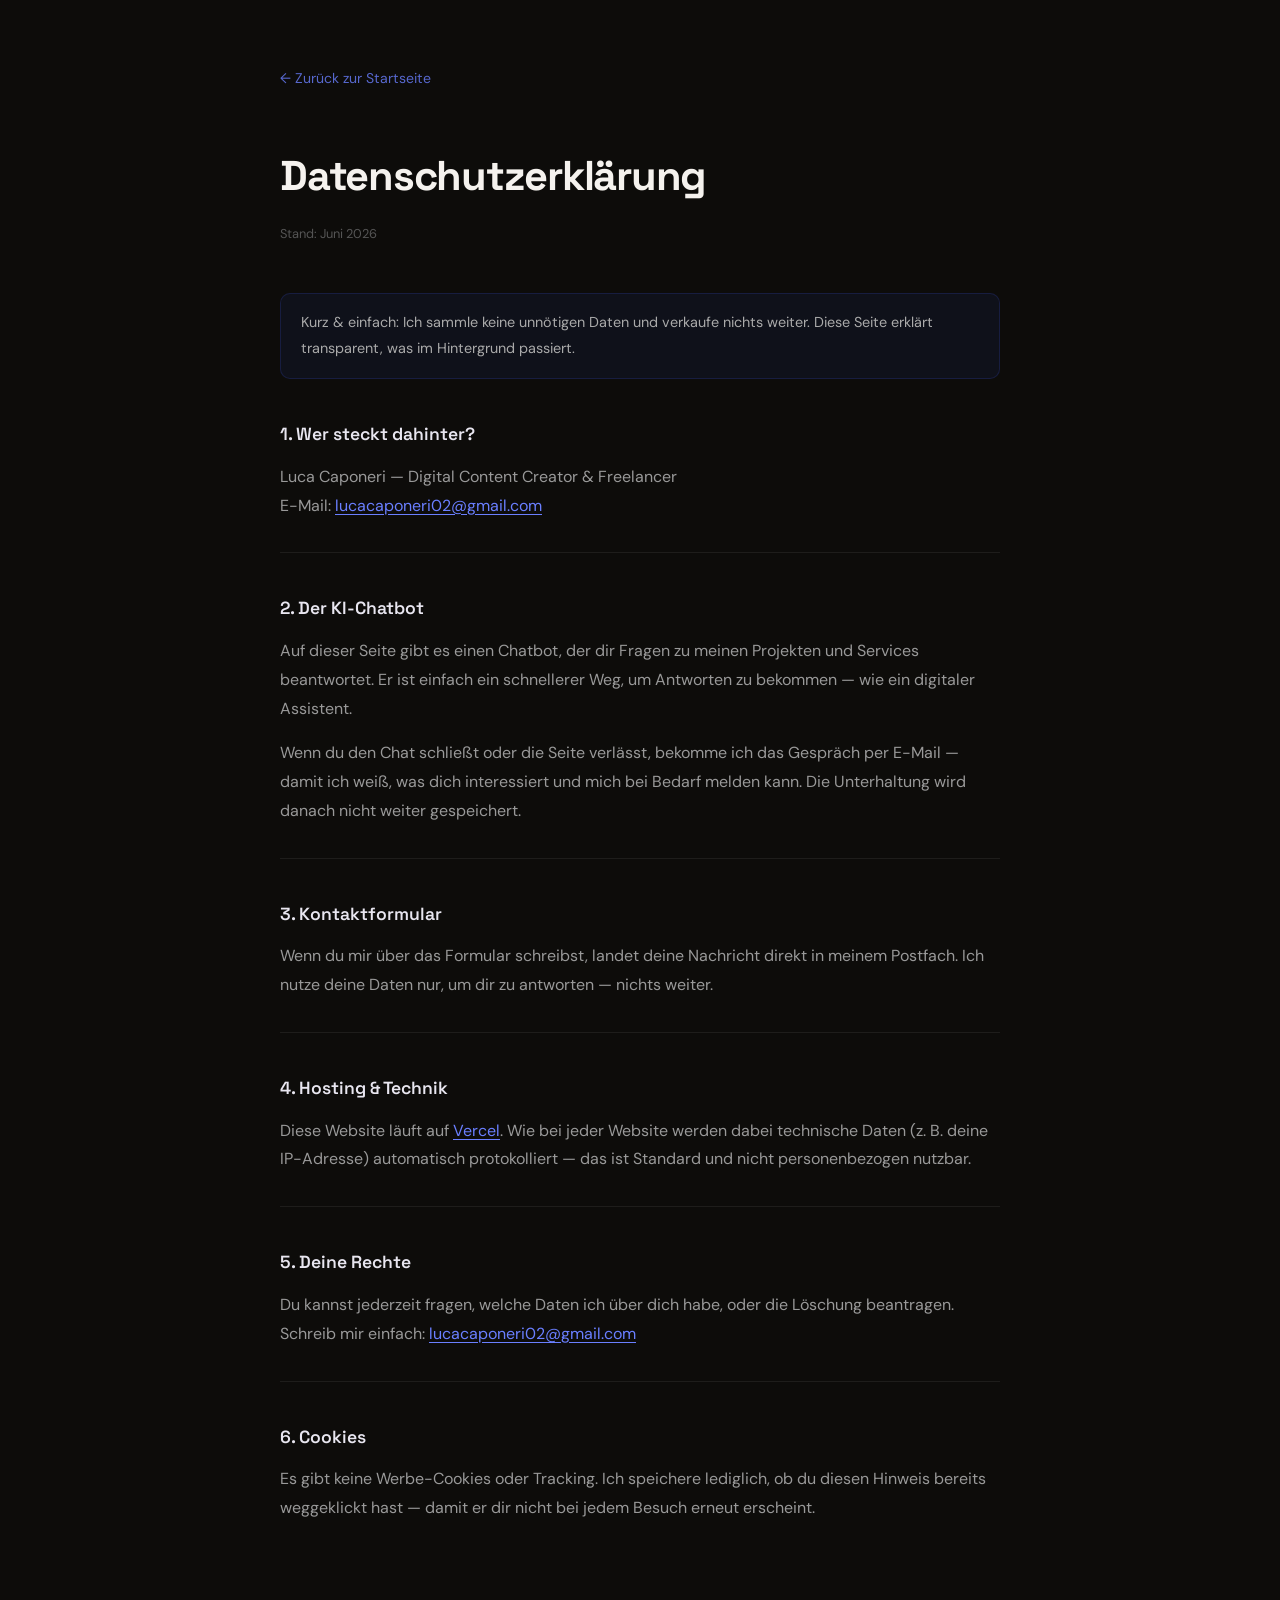
<file: Portfolio Freelancing/datenschutz.html>
<!DOCTYPE html>
<html lang="de">
<head>
  <meta charset="UTF-8" />
  <meta name="viewport" content="width=device-width, initial-scale=1.0" />
  <title>Datenschutzerklärung — Luca Caponeri</title>
  <link rel="preconnect" href="https://fonts.googleapis.com">
  <link href="https://fonts.googleapis.com/css2?family=DM+Sans:wght@300;400;500&family=Space+Grotesk:wght@600;700&display=swap" rel="stylesheet">
  <style>
    *, *::before, *::after { margin: 0; padding: 0; box-sizing: border-box; }
    body {
      background: #0d0c0a;
      color: #c8c5be;
      font-family: 'DM Sans', sans-serif;
      font-size: 16px;
      line-height: 1.8;
      padding: 4rem 1.5rem 6rem;
    }
    .wrap {
      max-width: 720px;
      margin: 0 auto;
    }
    .back {
      display: inline-flex;
      align-items: center;
      gap: 0.5rem;
      color: #6a7fff;
      text-decoration: none;
      font-size: 0.88rem;
      margin-bottom: 3rem;
      opacity: 0.8;
      transition: opacity 0.2s;
    }
    .back:hover { opacity: 1; }
    h1 {
      font-family: 'Space Grotesk', sans-serif;
      font-size: clamp(1.8rem, 5vw, 2.6rem);
      font-weight: 700;
      color: #f5f2ee;
      letter-spacing: -0.03em;
      margin-bottom: 0.5rem;
    }
    .updated {
      font-size: 0.8rem;
      color: #555;
      margin-bottom: 3rem;
    }
    h2 {
      font-family: 'Space Grotesk', sans-serif;
      font-size: 1.1rem;
      font-weight: 600;
      color: #e8e6f0;
      margin: 2.5rem 0 0.75rem;
    }
    p { margin-bottom: 1rem; color: #999; }
    a { color: #6a7fff; text-decoration: underline; text-underline-offset: 3px; }
    .divider {
      height: 1px;
      background: rgba(255,255,255,0.07);
      margin: 2rem 0;
    }
    .highlight {
      background: rgba(58,82,212,0.08);
      border: 1px solid rgba(58,82,212,0.2);
      border-radius: 10px;
      padding: 1rem 1.25rem;
      margin: 1.5rem 0;
      color: #aaa;
      font-size: 0.9rem;
    }
  </style>
</head>
<body>
  <div class="wrap">

    <a href="index.html" class="back">← Zurück zur Startseite</a>

    <h1>Datenschutzerklärung</h1>
    <p class="updated">Stand: Juni 2026</p>

    <div class="highlight">
      Kurz & einfach: Ich sammle keine unnötigen Daten und verkaufe nichts weiter. Diese Seite erklärt transparent, was im Hintergrund passiert.
    </div>

    <h2>1. Wer steckt dahinter?</h2>
    <p>
      Luca Caponeri — Digital Content Creator & Freelancer<br>
      E-Mail: <a href="mailto:lucacaponeri02@gmail.com">lucacaponeri02@gmail.com</a>
    </p>

    <div class="divider"></div>

    <h2>2. Der KI-Chatbot</h2>
    <p>
      Auf dieser Seite gibt es einen Chatbot, der dir Fragen zu meinen Projekten und Services beantwortet. Er ist einfach ein schnellerer Weg, um Antworten zu bekommen — wie ein digitaler Assistent.
    </p>
    <p>
      Wenn du den Chat schließt oder die Seite verlässt, bekomme ich das Gespräch per E-Mail — damit ich weiß, was dich interessiert und mich bei Bedarf melden kann. Die Unterhaltung wird danach nicht weiter gespeichert.
    </p>

    <div class="divider"></div>

    <h2>3. Kontaktformular</h2>
    <p>
      Wenn du mir über das Formular schreibst, landet deine Nachricht direkt in meinem Postfach. Ich nutze deine Daten nur, um dir zu antworten — nichts weiter.
    </p>

    <div class="divider"></div>

    <h2>4. Hosting & Technik</h2>
    <p>
      Diese Website läuft auf <a href="https://vercel.com" target="_blank">Vercel</a>. Wie bei jeder Website werden dabei technische Daten (z. B. deine IP-Adresse) automatisch protokolliert — das ist Standard und nicht personenbezogen nutzbar.
    </p>

    <div class="divider"></div>

    <h2>5. Deine Rechte</h2>
    <p>
      Du kannst jederzeit fragen, welche Daten ich über dich habe, oder die Löschung beantragen. Schreib mir einfach: <a href="mailto:lucacaponeri02@gmail.com">lucacaponeri02@gmail.com</a>
    </p>

    <div class="divider"></div>

    <h2>6. Cookies</h2>
    <p>
      Es gibt keine Werbe-Cookies oder Tracking. Ich speichere lediglich, ob du diesen Hinweis bereits weggeklickt hast — damit er dir nicht bei jedem Besuch erneut erscheint.
    </p>

  </div>
</body>
</html>
</file>
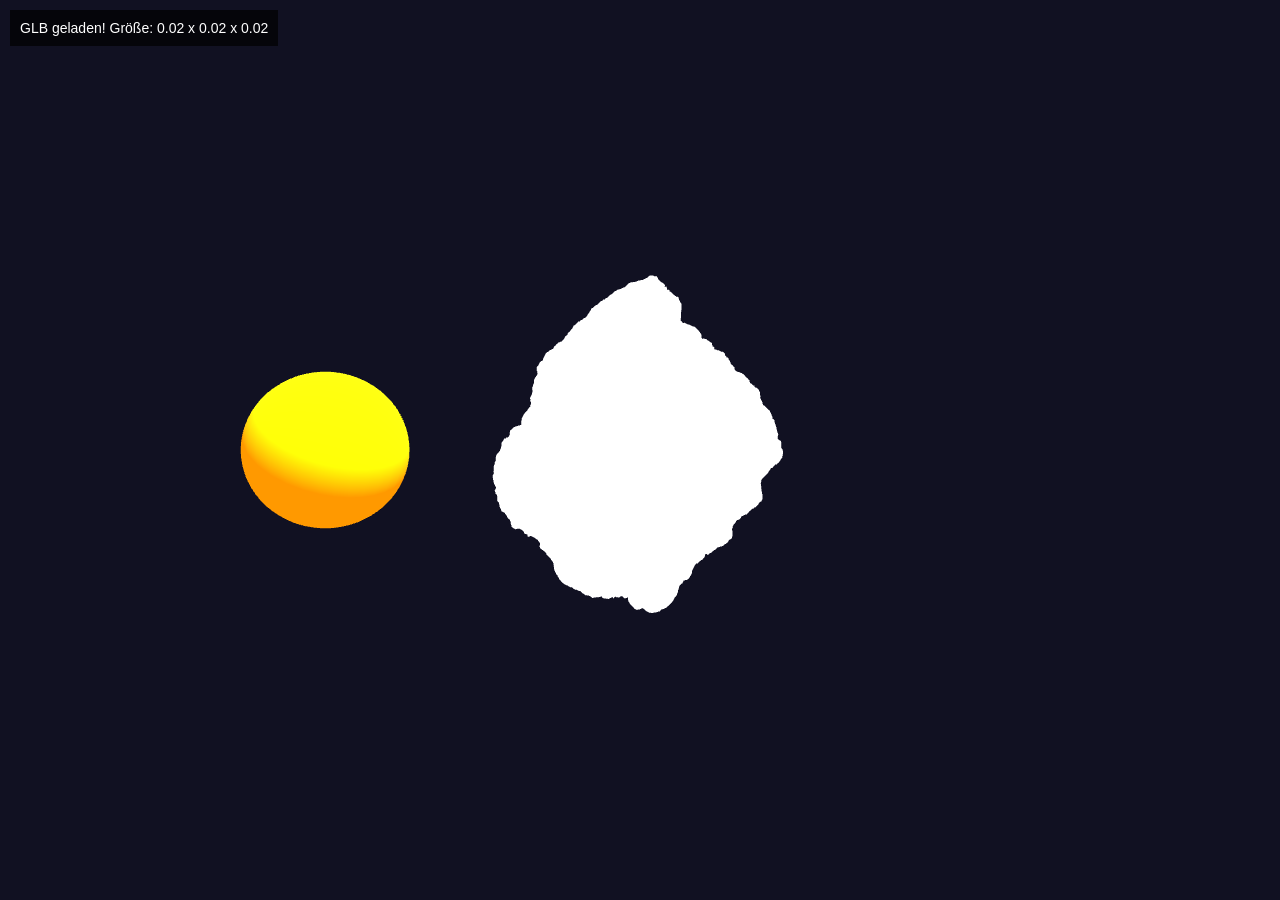
<file: Portfolio Freelancing/test3d.html>
<!DOCTYPE html>
<html>
<head>
<style>
  body { margin: 0; background: #111; }
  canvas { display: block; width: 100vw; height: 100vh; }
  #info { position: fixed; top: 10px; left: 10px; color: #fff; font: 14px sans-serif; background: rgba(0,0,0,.7); padding: 10px; }
</style>
</head>
<body>
<canvas id="c"></canvas>
<div id="info">Lade...</div>
<script src="js/three.min.js"></script>
<script src="js/GLTFLoader.js"></script>
<script>
var info = document.getElementById('info');
var canvas = document.getElementById('c');
var renderer = new THREE.WebGLRenderer({ canvas: canvas, antialias: true });
renderer.setSize(window.innerWidth, window.innerHeight);

var scene = new THREE.Scene();
scene.background = new THREE.Color(0x111122);

var camera = new THREE.PerspectiveCamera(60, window.innerWidth / window.innerHeight, 0.1, 5000);
camera.position.set(0, 0, 5);

// Viele Lichter
scene.add(new THREE.AmbientLight(0xffffff, 3));
var d1 = new THREE.DirectionalLight(0xffffff, 5);
d1.position.set(5, 10, 5);
scene.add(d1);

// Rote Kugel als Referenz
var sphere = new THREE.Mesh(
  new THREE.SphereGeometry(0.5, 32, 32),
  new THREE.MeshStandardMaterial({ color: 0xff3300 })
);
sphere.position.set(-2, 0, 0);
scene.add(sphere);
info.textContent = 'Three.js OK. Lade GLB...';

// GLB laden
var loader = new THREE.GLTFLoader();
loader.load('assets/meteorit1.glb', function(gltf) {
  var m = gltf.scene;

  // Bounding Box
  var box = new THREE.Box3().setFromObject(m);
  var size = new THREE.Vector3();
  box.getSize(size);
  var center = new THREE.Vector3();
  box.getCenter(center);

  info.textContent = 'GLB geladen! Größe: ' + size.x.toFixed(2) + ' x ' + size.y.toFixed(2) + ' x ' + size.z.toFixed(2);

  // Zentrieren und skalieren auf 2 units
  m.position.sub(center);
  var maxDim = Math.max(size.x, size.y, size.z);
  m.scale.setScalar(2 / maxDim);

  // Material überschreiben
  m.traverse(function(c) {
    if (c.isMesh) {
      c.material = new THREE.MeshStandardMaterial({
        color: 0x888877,
        roughness: 0.9,
        metalness: 0.05
      });
    }
  });

  scene.add(m);
}, undefined, function(e) {
  info.textContent = 'FEHLER: ' + e.message;
  console.error(e);
});

(function animate() {
  requestAnimationFrame(animate);
  sphere.rotation.y += 0.01;
  renderer.render(scene, camera);
})();
</script>
</body>
</html>
</file>
